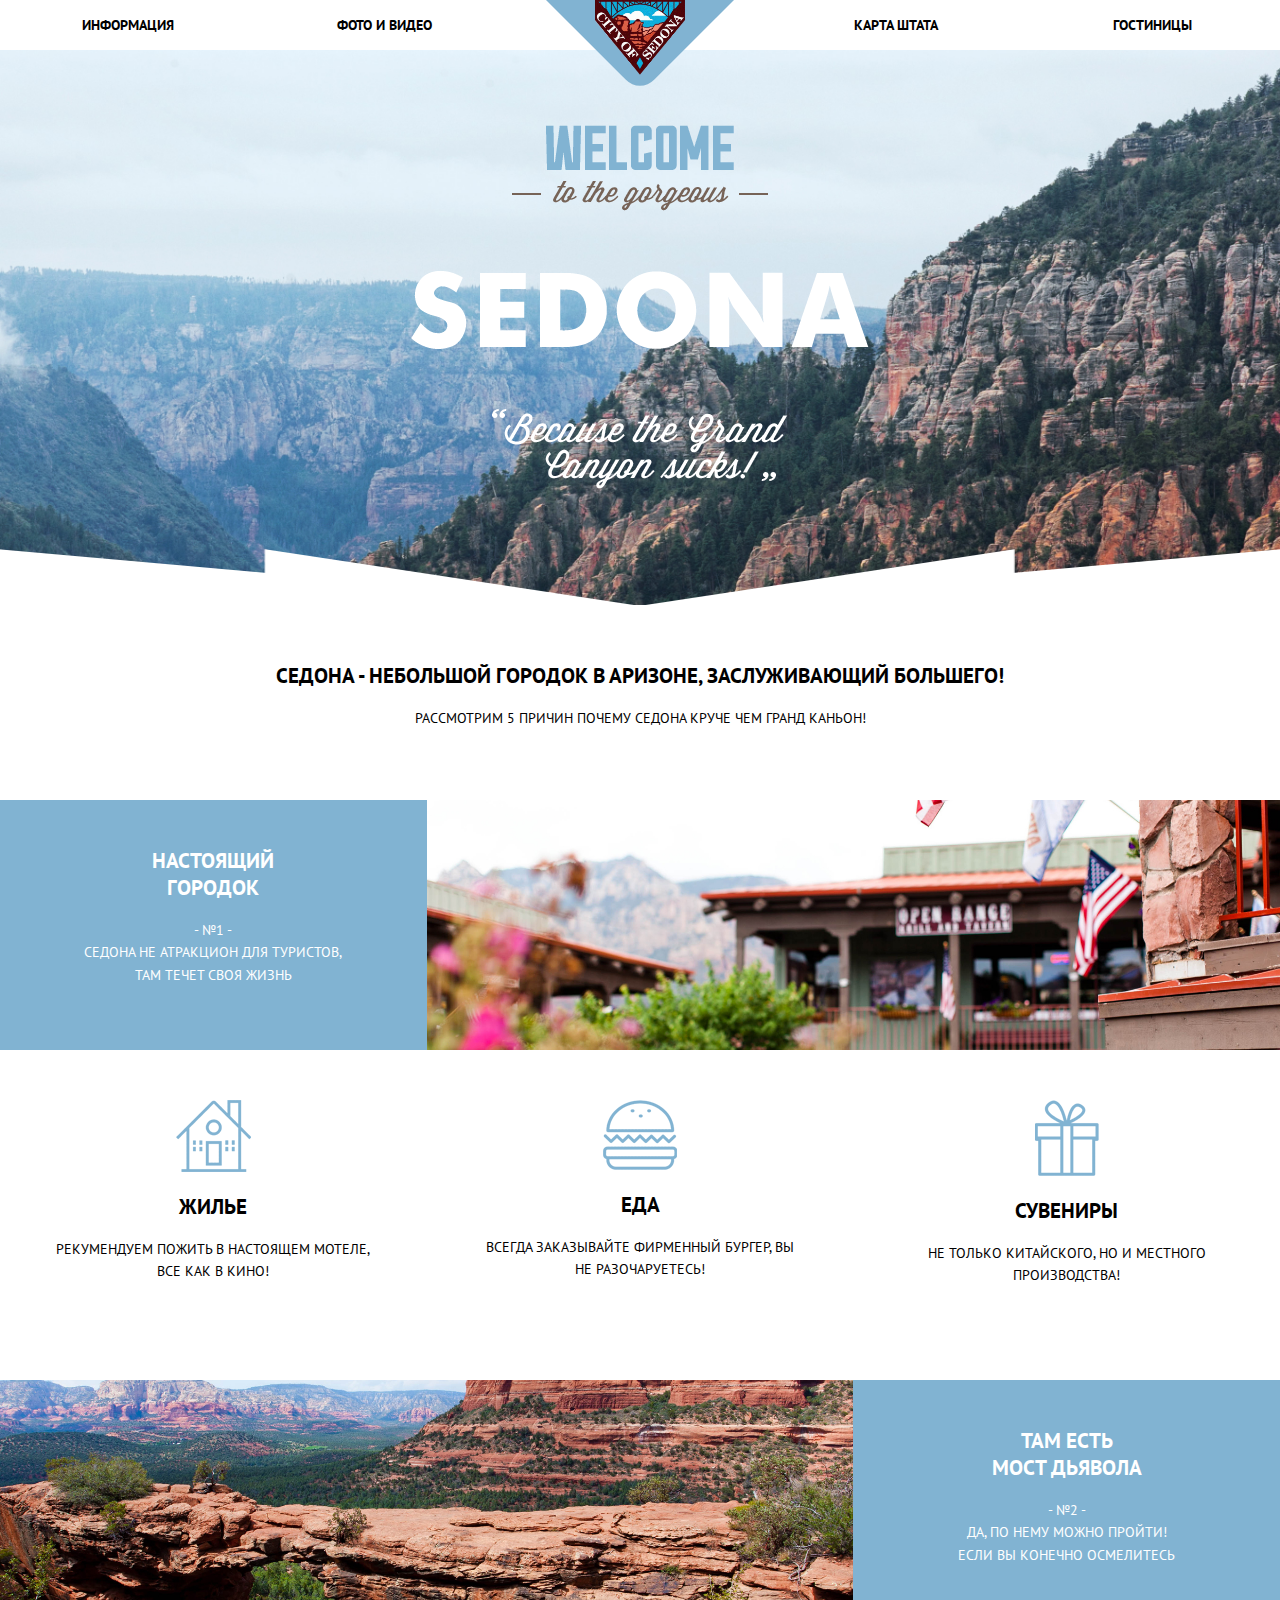
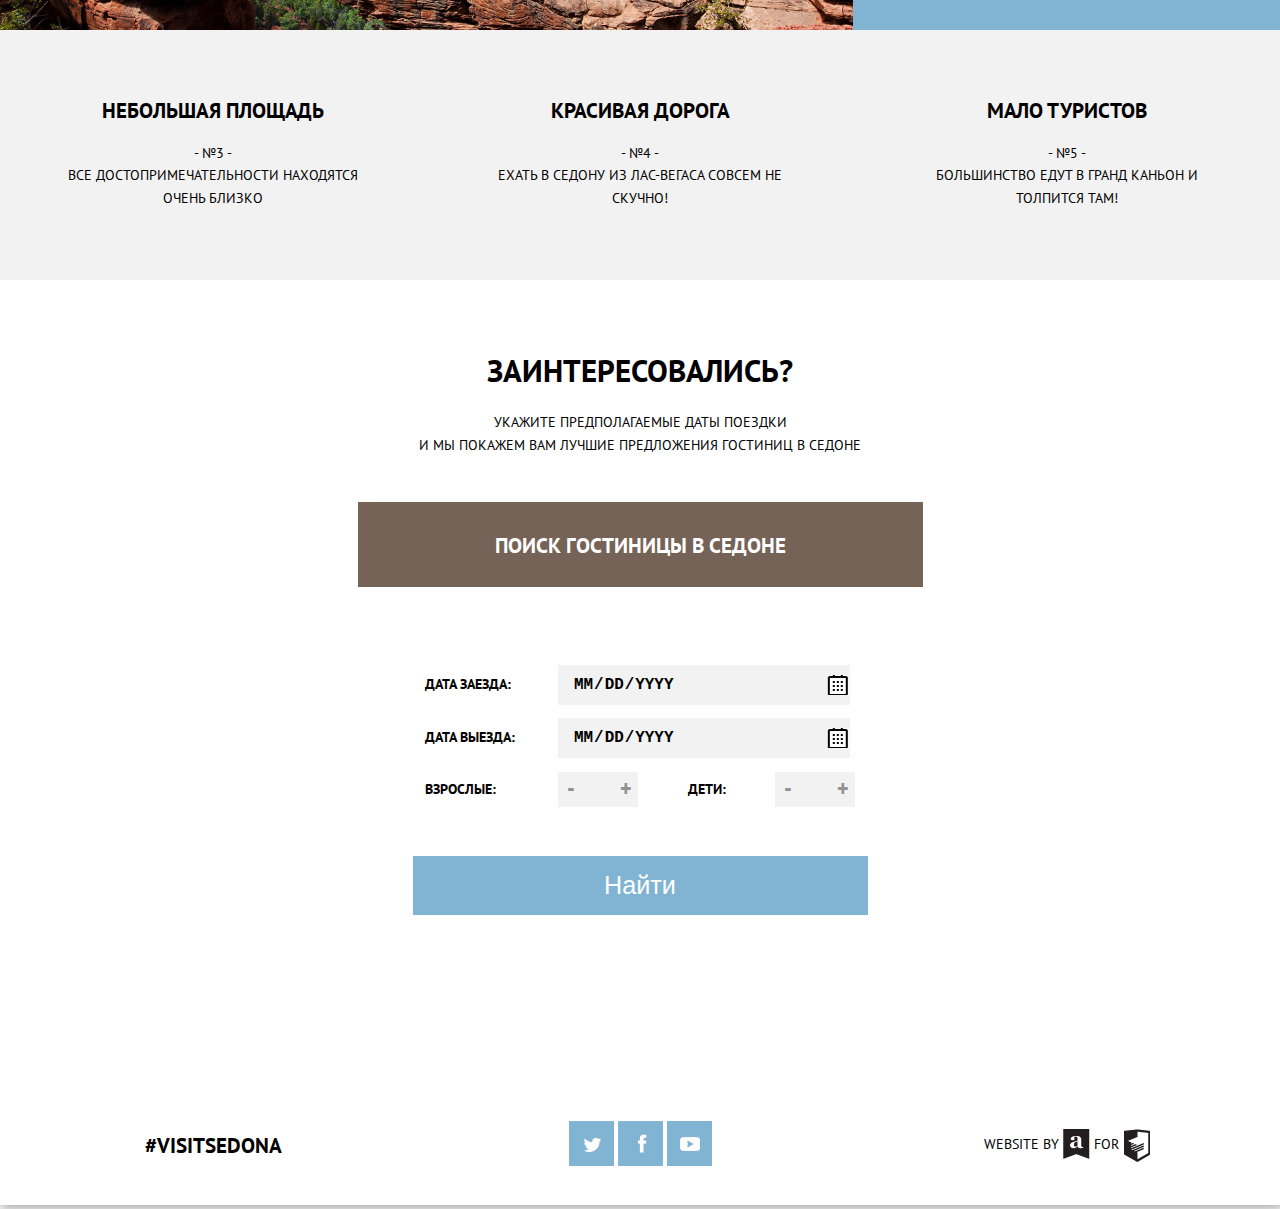
<file: index.html>
<!DOCTYPE html>
<html lang="en">
<head>
	<meta charset="UTF-8">
	<meta name="description" content="Hotels in the best place in the world - Sedona">
	<link href="https://fonts.googleapis.com/css?family=PT+Sans&amp;subset=cyrillic" rel="stylesheet">
	<link rel="stylesheet" href="css/style.css">
	<script src="js/index.js"></script>
	<title>Sedona Hotels</title>
</head>
<body>
	<div class="container">
		<header>
			<nav>
				<ul class="main-menu">
					<li><a href="#">Информация</a></li>
					<li><a href="#">Фото и видео</a></li>
					<li class="main-menu__logo-bg">
						<a href="index.html"><img src="images/Logo.png" alt="logo"></a><div></div></li>
					<li><a href="#">Карта штата</a></li>
					<li><a href="#">Гостиницы</a></li>
				</ul>
			</nav>
		</header>
		<section>
			<article class="slogan">
				<img class="slogan__welcome" src="images/welcome.png" width="256" height="86" alt="Welcome">
				<img class="slogan__sedona" src="images/sed.png" width="458" height="78" alt="Sedona">
				<img class="slogan__grand" src="images/grand.png" width="296" height="80" alt="Grand">
				<img class="slogan__mask" src="images/mask.png" height="57">
				<div class="slogan__description">
					<h2>Седона - небольшой городок в аризоне, заслуживающий большего!</h2>
					<p>Рассмотрим 5 причин почему седона круче чем гранд каньон!</p>
				</div>
			</article>
			<article class="ads-block-one">
				<div class="ads-block-one__description">
					<h2>Настоящий<br>
							городок
					</h2>
					<p>- №1 -<br>
						Седона не атракцион для туристов,<br>
						там течет своя жизнь
					</p>
				</div>
				<div class="ads-block-one__image"></div>
			</article>
			<article class="ads-block-two">
				<div>
					<img src="images/accomodation.png" alt="Accomodation in Sedona">
					<h2>Жилье</h2>
					<p>Рекумендуем пожить в настоящем мотеле, все как в кино!</p>
				</div>
				<div>
					<img src="images/food.png" alt="Food in Sedona">
					<h2>Еда</h2>
					<p>Всегда заказывайте фирменный бургер, вы не разочаруетесь!</p>
				</div>
				<div>
					<img src="images/souvenir.png" alt="Souvenirs in Sedona">
					<h2>Сувениры</h2>
					<p>Не только китайского, но и местного производства!</p>
				</div>
			</article>
			<article class="ads-block-three">
				<div class="ads-block-three__image"></div>
				<div class="ads-block-three__description">
					<h2>Там есть<br>
							мост дьявола
					</h2>
					<p>- №2 -<br>
						Да, по нему можно пройти!<br>
						Если вы конечно осмелитесь
					</p>
				</div>
			</article>
			<article class="ads-block-four">
				<div>

					<h2>Небольшая площадь</h2>
					<p>
						- №3 - <br>
						Все достопримечательности находятся очень близко
					</p>
				</div>
				<div>

					<h2>Красивая дорога</h2>
					<p>- №4 - <br>
						Ехать в седону из лас-вегаса совсем не скучно!
					</p>
				</div>
				<div>

					<h2>Мало туристов</h2>
					<p>- №5 - <br>
						Большинство едут в гранд каньон и толпится там!
					</p>
				</div>
			</article>
			<article class="ads-block-five">
				<h1>Заинтересовались?</h1>
				<p>Укажите предполагаемые даты поездки<br>
					 и мы покажем вам лучшие предложения гостиниц в седоне</p>
			</article>
			<article class="search-form">
				<h2>Поиск гостиницы в седоне</h2>
				<div class="search-form__form">
					<form action="hotels.html" method="POST">
						<fieldset>
							<label for="check-in-date">Дата заезда:</label>
							<input type="date" id="check-in-date">
						</fieldset>
						<fieldset>
							<label for="check-out-date">Дата выезда:</label>
							<input type="date" id="check-out-date">
						</fieldset>
						<fieldset class="search-form__numbers">
							<label for="adults">Взрослые:</label>
							<div class="adults-container">
								<div class="search-form__adults-minus">-</div>
								<input type="number" id="adults" placeholder="0">
								<div class="search-form__adults-plus">+</div>
							</div>
							<label for="kids">Дети:</label>
							<div class="kids-container">
								<div class="search-form__kids-minus">-</div>
								<input type="number" id="kids" placeholder="0">
								<div class="search-form__kids-plus">+</div>
							</div>
						</fieldset>
						<button class="search-form__btn-submit" type="submit">Найти</button>
					</form>
				</div>
			</article>
			<article>
				<div class="map">
					<iframe src="https://www.google.com/maps/embed?pb=!1m18!1m12!1m3!1d835519.7345233115!2d-112.17954440110272!3d35.11297889085548!2m3!1f0!2f0!3f0!3m2!1i1024!2i768!4f13.1!3m3!1m2!1s0x872da132f942b00d%3A0x5548c523fa6c8efd!2z0KHQtdC00L7QvdCwLCDQkNGA0LjQt9C-0L3QsCA4NjMzNiwg0KHQqNCQ!5e0!3m2!1sru!2sru!4v1484507839318" height="625" width="100%" frameborder="0" style="border:0" allowfullscreen></iframe>
				</div>
			</article>
		</section>
		<footer class="footer">
			<div>
				<h2>#Visitsedona</h2>
			</div>
			<div>
				<a href="#" class="btn-social btn-twitter"></a>
				<a href="#" class="btn-social btn-facebook"></a>
				<a href="#" class="btn-social btn-youtube"></a>
			</div>
			<div>Website by <a href="#" class="btn-copyright btn-creator"></a> for <a href="#" class="btn-copyright btn-customer"></a></div>
		</footer>
	</div>
</body>
</html>
</file>
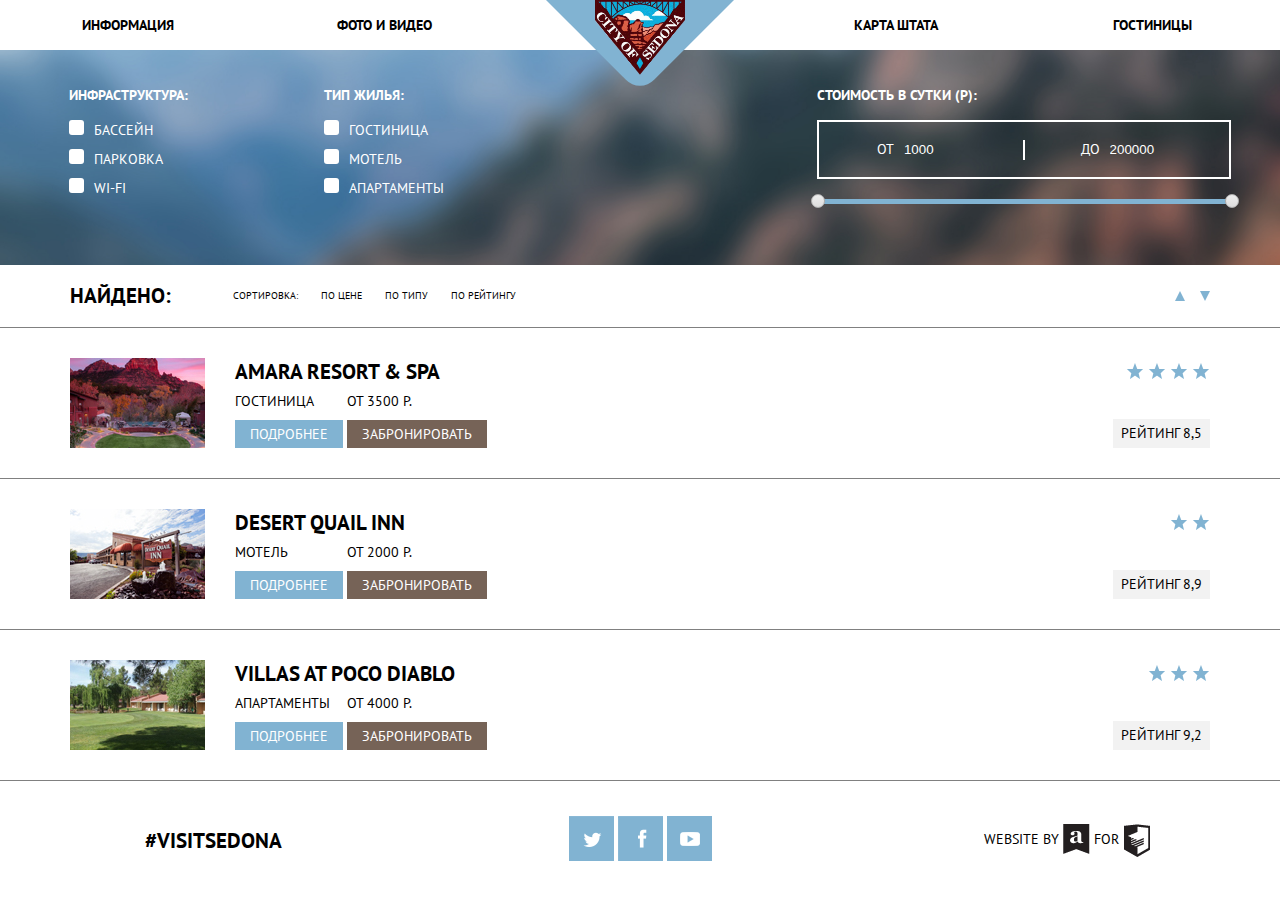
<file: hotels.html>
<!DOCTYPE html>
<html lang="en">
<head>
	<meta charset="UTF-8">
	<meta name="description" content="Hotels in the best place in the world - Sedona">
	<link href="https://fonts.googleapis.com/css?family=PT+Sans&amp;subset=cyrillic" rel="stylesheet">
	<link rel="stylesheet" href="css/style.css">
	<link href="css/jquery.range.css" rel="stylesheet">
	<script src="js/jQuery/jquery-3.1.1.min.js"></script>
	<script src="js/jquery.range-min.js"></script>
	<script src="js/hotels.js"></script>
	<title>Sedona Hotels</title>
</head>
<body>
<div class="container">
	<header>
		<nav>
			<ul class="main-menu">
				<li><a href="#">Информация</a></li>
				<li><a href="#">Фото и видео</a></li>
				<li class="main-menu__logo-bg">
					<a href="index.html"><img src="images/Logo.png" alt="logo"></a><div></div></li>
				<li><a href="#">Карта штата</a></li>
				<li><a href="#">Гостиницы</a></li>
			</ul>
		</nav>
	</header>
	<section class="filter-form">
			<div>
				<div class="filter-form__centering-block">
					<p>Инфраструктура:</p>
					<ul>
						<li>
							<label for="pool">
								<input type="checkbox" id="pool" name="pool">
								<span></span>Бассейн</label>
						</li>
						<li>
							<label for="parking">
								<input type="checkbox" id="parking" name="parking">
								<span></span>Парковка</label>
						</li>
						<li>
							<label for="wifi">
							<input type="checkbox" id="wifi" name="wifi"><span></span>Wi-Fi</label>
						</li>
					</ul>
				</div>
			</div>
			<div>
				<div class="filter-form__centering-block">
					<p>Тип жилья:</p>
					<ul>
						<li>
							<label for="hotel">
							<input type="checkbox" id="hotel" name="hotel"><span></span>Гостиница</label>
						</li>
						<li>
							<label for="motel">
							<input type="checkbox" id="motel" name="motel"><span></span>Мотель</label>
						</li>
						<li>
							<label for="apartaments">
							<input type="checkbox" id="apartaments" name="apartaments"><span></span>Апартаменты</label>
						</li>
					</ul>
				</div>
			</div>
			<div></div>
			<div class="filter-form__price-range">
				<div class="filter-form__centering-block">
					<p>Стоимость в сутки (Р):</p>
					<div class="filter-form__min-max-price">
						<div class="filter-form__vertical-devider"></div>
						<label for="price-min">От<input type="number" id="price-min" name="price-min"></label>
						<label for="price-max">До<input type="number" id="price-max" name="price-max"></label>
					</div>
					<div class="filter-form__range-slider-block">
						<input class="range-slider" type="hidden" value="0,200000">
					</div>
				</div>
			</div>
	</section>
	<section class="sort-view">
		<div><h2>Найдено: </h2></div>
		<div class="sort-view__sort-types"><p>Сортировка: <span class="sort-view__price">по цене</span>
			<span class="sort-view__type">по типу</span>
			<span class="sort-view__rating">по рейтингу</span></p></div>
		<div><span class="sort-view__sort-button-up"></span><span class="sort-view__sort-button-down"></span></div>
	</section>
	<section class="result-view">
		<article class="result-view_hotel">
			<div class="result-view__image">
				<img src="images/hotel_1.jpg" alt="Hotel">
			</div>
			<div>
				<h2 class="result-view__hotel-name">Amara resort & Spa</h2>
				<div class="result-view__description-block">
					<div class="result-view__description">Гостиница</div><div class="result-view__description">от 3500 Р.</div>
				</div>
				<div class="result-view__buttons">
					<a class="btn-more" href="#">Подробнее</a>
					<a class="btn-reserve" href="#">Забронировать</a>
				</div>
			</div>
			<div class="result-view__quality">
				<div class="result-view__stars">
					<img src="images/star.png" alt="stars">
					<img src="images/star.png" alt="stars">
					<img src="images/star.png" alt="stars">
					<img src="images/star.png" alt="stars">
				</div>
				<p class="result-view__rating">Рейтинг 8,5</p>
			</div>
		</article>
		<article class="result-view_hotel">
			<div class="result-view__image">
				<img src="images/hotel_2.jpg" alt="Hotel">
			</div>
			<div>
				<h2 class="result-view__hotel-name">Desert Quail Inn</h2>
				<div class="result-view__description-block">
					<div class="result-view__description">Мотель</div><div class="result-view__description">от 2000 Р.</div>
				</div>
				<div class="result-view__buttons">
					<a class="btn-more" href="#">Подробнее</a>
					<a class="btn-reserve" href="#">Забронировать</a>
				</div>
			</div>
			<div class="result-view__quality">
				<div class="result-view__stars">
					<img src="images/star.png" alt="stars">
					<img src="images/star.png" alt="stars">
				</div>
				<p class="result-view__rating">Рейтинг 8,9</p>
			</div>
		</article>
		<article class="result-view_hotel">
			<div class="result-view__image">
				<img src="images/hotel_3.jpg" alt="Hotel">
			</div>
			<div>
				<h2 class="result-view__hotel-name">Villas At Poco Diablo</h2>
				<div class="result-view__description-block">
					<div class="result-view__description">Апартаменты</div><div class="result-view__description">от 4000 Р.</div>
				</div>
				<div class="result-view__buttons">
					<a class="btn-more" href="#">Подробнее</a>
					<a class="btn-reserve" href="#">Забронировать</a>
				</div>
			</div>
			<div class="result-view__quality">
				<div class="result-view__stars">
					<img src="images/star.png" alt="stars">
					<img src="images/star.png" alt="stars">
					<img src="images/star.png" alt="stars">
				</div>
				<p class="result-view__rating">Рейтинг 9,2</p>
			</div>
		</article>
	</section>
	<footer class="footer">
		<div>
			<h2>#Visitsedona</h2>
		</div>
		<div>
			<a href="#" class="btn-social btn-twitter"></a>
			<a href="#" class="btn-social btn-facebook"></a>
			<a href="#" class="btn-social btn-youtube"></a>
		</div>
		<div>Website by <a href="#" class="btn-copyright btn-creator"></a> for <a href="#" class="btn-copyright btn-customer"></a></div>
	</footer>
</div>
</body>
</html>
</file>
<file: css/style.css>
/* base elements */
body {
    margin: 0;
    padding: 0;
    font-size: 62.5%;
    font-family: "PT Sans", sans-serif;
    color: black;
    text-transform: uppercase;
    background: #f2f2f2;
}

* {
    box-sizing: border-box;
}

h1 {
    font-size: 2.2em;
}

p {
    line-height: 1.6em;
}
/* --end-- */

/* main menu button animation */
.main-menu a {
    text-decoration: none;
    color: black;
    font-weight: bold;
    transition: color 0.2s ease-in-out;
}

.main-menu a:hover {
    color: #81b3d2;
}

.main-menu a:active {
    color: #bdbbbc;
}
/* --end-- */

.container {
    max-width: 1280px;
    min-width: 768px;
    font-size: 1.4em;
    margin: 0 auto;
    padding: 0;
    box-shadow: 3px 3px 8px rgba(0,0,0,0.2), -3px 3px 12px rgba(0,0,0,0.1);
    background-color: white;
    position: relative;
}

.main-menu {
    margin: 0;
    height: 50px;
    display: flex;
    padding: 0;
    list-style: none;
    flex-flow: row nowrap;
    justify-content: space-around;
    align-items: center;
}

.main-menu li {
    text-align: center;
    flex: 1 1 20%;
}

.main-menu__logo-bg {
    position: relative;
}

.main-menu__logo-bg img {
    position: absolute;
    width: 90px;
    right: 0;
    left: 0;
    margin: auto;
    top: -25px;
    z-index: 3;
}

.main-menu__logo-bg div {
    position: absolute;
    top: -100px;
    right: 0;
    left: 0;
    margin: auto;
    width: 140px;
    height: 140px;
    border-bottom-right-radius: 20px;
    z-index: 2;
    transform: rotate(45deg);
    background-color: #81b3d2;
}

.slogan {
    background: url(../images/bg.jpg) no-repeat;
    background-size: cover;
    height: 750px;
    padding-top: 75px;
    text-align: center;
}

.slogan__welcome,
.slogan__sedona,
.slogan__grand {
    display: block;
    margin-left: auto;
    margin-right: auto;
    margin-bottom: 60px;
}

.slogan__description {
    background-color: white;
    min-height: 200px;
    padding: 40px 10px 0 10px;
}

.slogan__mask {
    width: 100%;
    margin-top: auto;
    margin-bottom: -5px;
}

.ads-block-one,
.ads-block-three {
    display: flex;
    min-height: 250px;
    flex-flow: row nowrap;
}


.ads-block-one__description,
.ads-block-three__description {
    flex: 1 1 400px;
    background-color: #81b3d2;
    color: white;
    text-align: center;
    padding: 30px 20px 0 20px;
}

.ads-block-one__image {
    flex: 2 1 800px;
    background: url(../images/reason_1.jpg) no-repeat left 20%;
    background-size: 100%;
}

.ads-block-three__image {
    flex: 2 1 800px;
    background: url(../images/reason_2.jpg) no-repeat left 20%;
    background-size: 100%;
}

.ads-block-two,
.ads-block-four {
    display: flex;
    min-height: 330px;
    flex-flow: row nowrap;
}

.ads-block-four {
    min-height: 250px;
    background-color: #f2f2f2;
}

.ads-block-two div,
.ads-block-four div {
    padding: 50px;
    text-align: center;
    flex: 1 1;
}

.ads-block-five {
    min-height: 300px;
    padding: 50px;
    text-align: center;
}

/* search form */
.search-form {
    position: absolute;
    width: 565px;
    height: 480px;
    bottom: 240px;
    left: 0;
    right: 0;
    margin: auto;
    background-color: white;
}

.search-form__form {
    padding: 55px;
}

.search-form__form label {
    display: inline-block;
    width: 30%;
    font-weight: bold;
}

.search-form__form input[type="date"] {
    display: inline-block;
    width: 68%;
    border: none;
    background-color: #f2f2f2;
    padding: 10px 0 10px 15px;
    font-size: 1.4em;
    font-weight: bold;
    outline: none;
    text-transform: uppercase;
}

.search-form__form fieldset {
    border: none;
}

.search-form h2 {
    background-color: #766357;
    text-align: center;
    height: 85px;
    color: white;
    padding-top: 30px;
}

.search-form__btn-submit {
    margin-top: 40px;
    width: 455px;
    color: white;
    font-size: 1.8em;
    background-color: #81b3d2;
    border: none;
    outline: none;
    padding: 15px 0;
}

.search-form__btn-submit:hover {
    background-color: #669ec0;
}

.search-form__numbers > * {
    display: inline-block;
    width: 18%;
    font-weight: bold;
}

.search-form__numbers label:nth-of-type(2) {
    text-align: center;
}

.search-form__numbers input {
    background-color: #f2f2f2;
    padding: 10px 0 10px 15px;
    outline: none;
    border: none;
}
/* check-in-date and out customization */
#check-in-date::-webkit-calendar-picker-indicator,
#check-out-date::-webkit-calendar-picker-indicator {
    color: rgba(0, 0, 0, 0);
    opacity: 1;
    display: block;
    background: url(../images/icons.png) no-repeat;
    background-position-y: -810px;
    background-position-x: -11px;
    width: 20px;
    height: 16px;
    transform: translateX(-5%);
}

#check-in-date::-webkit-calendar-picker-indicator:hover,
#check-out-date::-webkit-calendar-picker-indicator:hover {
    background-position-y: -848px;
    background-position-x: -11px;
    cursor: pointer;
}
#check-in-date::-webkit-inner-spin-button,
#check-out-date::-webkit-inner-spin-button {
    -webkit-appearance: none;
}

/* --end-- */
.adults-container, .kids-container {
    margin: 0;
    padding: 0;
    width: 80px;
    display: inline-block;
    position: relative;
}

#adults, #kids {
    width: 100%;
    font-weight: bold;
}

#adults::-webkit-inner-spin-button,
#kids::-webkit-inner-spin-button {
    display: none;
}

#adults::-webkit-textfield-decoration-container,
#kids::-webkit-textfield-decoration-container {
    margin-left: 20px;
}

.search-form__adults-minus,
.search-form__kids-minus,
.search-form__adults-plus,
.search-form__kids-plus {
    position: absolute;
    bottom: 0;
    top: 0;
    width: 25px;
    text-align: center;
    padding-top: 1px;
    font-weight: bold;
    font-size: 1.6em;
    color: #919191;
    background-color: #f2f2f2;
}

.search-form__adults-plus,
.search-form__kids-plus {
    right: 0;
}

.search-form__adults-minus,
.search-form__kids-minus {
    left: 0;
}

.search-form__adults-minus:hover,
.search-form__kids-minus:hover,
.search-form__adults-plus:hover,
.search-form__kids-plus:hover {
    color: black;
    cursor: pointer;
}

.search-form__adults-minus:active,
.search-form__kids-minus:active,
.search-form__adults-plus:active,
.search-form__kids-plus:active {
    color: #81b3d2;
}
.map {

    height: 625px;
    margin-bottom: -120px;
}

/* footer */

.footer {
    position: relative;
    display: flex;
    flex-flow: row nowrap;
    min-height: 120px;
    text-align: center;
    background-color: rgba(255,255,255,.8);
}

.footer > * {
    flex: 1 1 400px;
    margin: auto;
}

.btn-social {
    display: inline-block;
    width: 45px;
    height: 45px;
}
/* button twitter states */
.btn-twitter {
    background: url(../images/icons.png) no-repeat;
}

.btn-twitter:hover {
    background-position-y: -56px;
}

.btn-twitter:active {
    background-position-y: -112px;
}
/* --end-- */

/* button facebook states */
.btn-facebook {
    background: url(../images/icons.png) no-repeat;
    background-position-y: -167px;
}

.btn-facebook:hover {
    background-position-y: -223px;
}

.btn-facebook:active {
    background-position-y: -279px;
}
/* --end-- */

/* button youtube states */
.btn-youtube {
    background: url(../images/icons.png) no-repeat;
    background-position-y: -335px;
}

.btn-youtube:hover {
    background-position-y: -391px;
}

.btn-youtube:active {
    background-position-y: -447px;
}
/* --end-- */

.btn-copyright {
    display: inline-block;
    width: 27px;
    height: 33px;
    background: url(../images/icons.png) no-repeat;
    background-position-x: -10px;
    vertical-align: middle;
}

/* button creator states */
.btn-creator {
    background-position-y: -501px;
}

.btn-creator:hover {
    background-position-y: -547px;
}

.btn-creator:active {
    background-position-y: -595px;
}
/* --end-- */

/* button customer states */
.btn-customer {
    background-position-y: -634px;
}

.btn-customer:hover {
    background-position-y: -680px;
}

.btn-customer:active {
    background-position-y: -728px;
}
/* --end-- */


/* HOTEL PAGE */
.filter-form {
    display: flex;
    flex-flow: row nowrap;
    height: 215px;
    background: url(../images/blur.jpg) no-repeat center left;
    background-size: cover;
    color: white;
}

.filter-form p {
    font-weight: bold;
}

.filter-form ul {
    list-style: none;
    padding-left: 0;
    margin-left: 0;
}

.filter-form ul li {
    margin-bottom: 10px;
}

.filter-form input[type="checkbox"] {
    display: none;
}

.filter-form span {
    display: inline-block;
    width: 15px;
    height: 15px;
    border-radius: 3px;
    background-color: white;
    margin-right: 10px;
    position: relative;
}

.filter-form span:hover {
    background-color: rgba(255,255,255,0.7);
}

.filter-form span:active {
    background-color: rgba(255,255,255,0.3);
}

.filter-form input[type="checkbox"]:checked + span:after {
    content: "";
    top: 0;
    left: 0;
    width: 15px;
    height: 15px;
    position: absolute;
    clip-path: polygon(13% 58%, 46% 89%, 92% 24%, 81% 15%, 45% 69%, 21% 47%);
    background-color: black;
}

.filter-form > * {
    flex: 1 1 20%;
    text-align: center;

}

.filter-form__centering-block {
    display: inline-block;
    padding-top: 20px;
    text-align: left;
}

.filter-form__price-range {
    flex: 2 1 40%;
}

.filter-form__min-max-price {
    border: 2px solid white;
    padding: 15px 0;
    position: relative;
    display: flex;
}

.filter-form__vertical-devider {
    position: absolute;
    width: 2px;
    height: 20px;
    margin: -10px 0 0 -1px;
    background-color: white;
    top: 50%;
    left: 50%;
}

.filter-form__min-max-price label {
    text-align: center;
    background-color: transparent;
    box-sizing: border-box;

}

.filter-form__min-max-price input {
    width: 30%;
    margin-left: 10px;
    padding: 5px 0;
    outline: none;
    border: none;
    background-color: transparent;
    color: white;
}

.filter-form__min-max-price input::-webkit-inner-spin-button {
    -webkit-appearance: none;
}

.filter-form__range-slider-block {
    margin-top: 20px;
}
/* sort view */
.sort-view {
    display: flex;
    flex-flow: row nowrap;
    box-sizing: border-box;
    border-bottom: 1px solid grey;
    padding: 0 70px;
}

.sort-view__sort-types {
    font-size: 10px;
}

.sort-view__sort-types span {
    margin-left: 20px;
}

.sort-view div:nth-of-type(1) {
    flex: 0.5 1 150px;
    margin: auto;
}

.sort-view div:nth-of-type(2) {
    flex: 1 1 300px;
    margin: auto;
}

.sort-view div:nth-of-type(3) {
    flex: 2 1 600px;
    text-align: right;
    margin: auto;
}

.sort-view__sort-button-up,
.sort-view__sort-button-down {
    display: inline-block;
    width: 10px;
    height: 10px;
    background-color: #81b3d2;

}

.sort-view__sort-button-up {
    clip-path: polygon(50% 0%, 0% 100%, 100% 100%);
    margin-right: 15px;
}

.sort-view__sort-button-down {
    clip-path: polygon(50% 100%, 0 0, 100% 0);
}

/* result view */
.result-view {
    display: flex;
    flex-flow: column nowrap;
}

.result-view_hotel {
    display: flex;
    flex-flow: row nowrap;
    align-items: stretch;
    border-bottom: 1px solid grey;
    padding: 30px 70px;

}

.result-view__image img {
    display: block;
    margin-right: 30px;

}

.result-view__hotel-name {
    margin-bottom: 0;
    margin-top: auto;
}

.result-view__buttons {
    vertical-align: bottom;
}

.result-view__description-block {
    margin-bottom: 10px;
    margin-top: 7px;
}

.result-view__description {
    display: inline-block;
    width: 112px;
}

.btn-more, .btn-reserve {
    display: inline-block;
    box-sizing: border-box;
    padding: 5px 15px;
    color: white;
    text-decoration: none;
}

/* button more animation */
.btn-more {
    background-color: #81b3d2;
}

.btn-more:hover {
    background-color: #669ec0;
}

.btn-more:active {
    background-color: #5496bd;
    color: #88b6d1;
}
/* --end-- */

/* button reserve animation */
.btn-reserve {
    background-color: #766357;
}

.btn-reserve:hover {
    background-color: #604e43;
}

.btn-reserve:active {
    background-color: #604e43;
    color: #857871;
}
/* --end-- */
.result-view__quality {
    flex: 1;
    display: flex;
    flex-flow: column nowrap;
    align-items: flex-end;
}

.result-view__rating {
    margin-bottom: 0;
    margin-top: auto;
    background-color: #f2f2f2;
    padding: 3px 8px;
}

.result-view__stars {
    padding-top: 5px;
    margin-bottom: auto;
}
</file>
